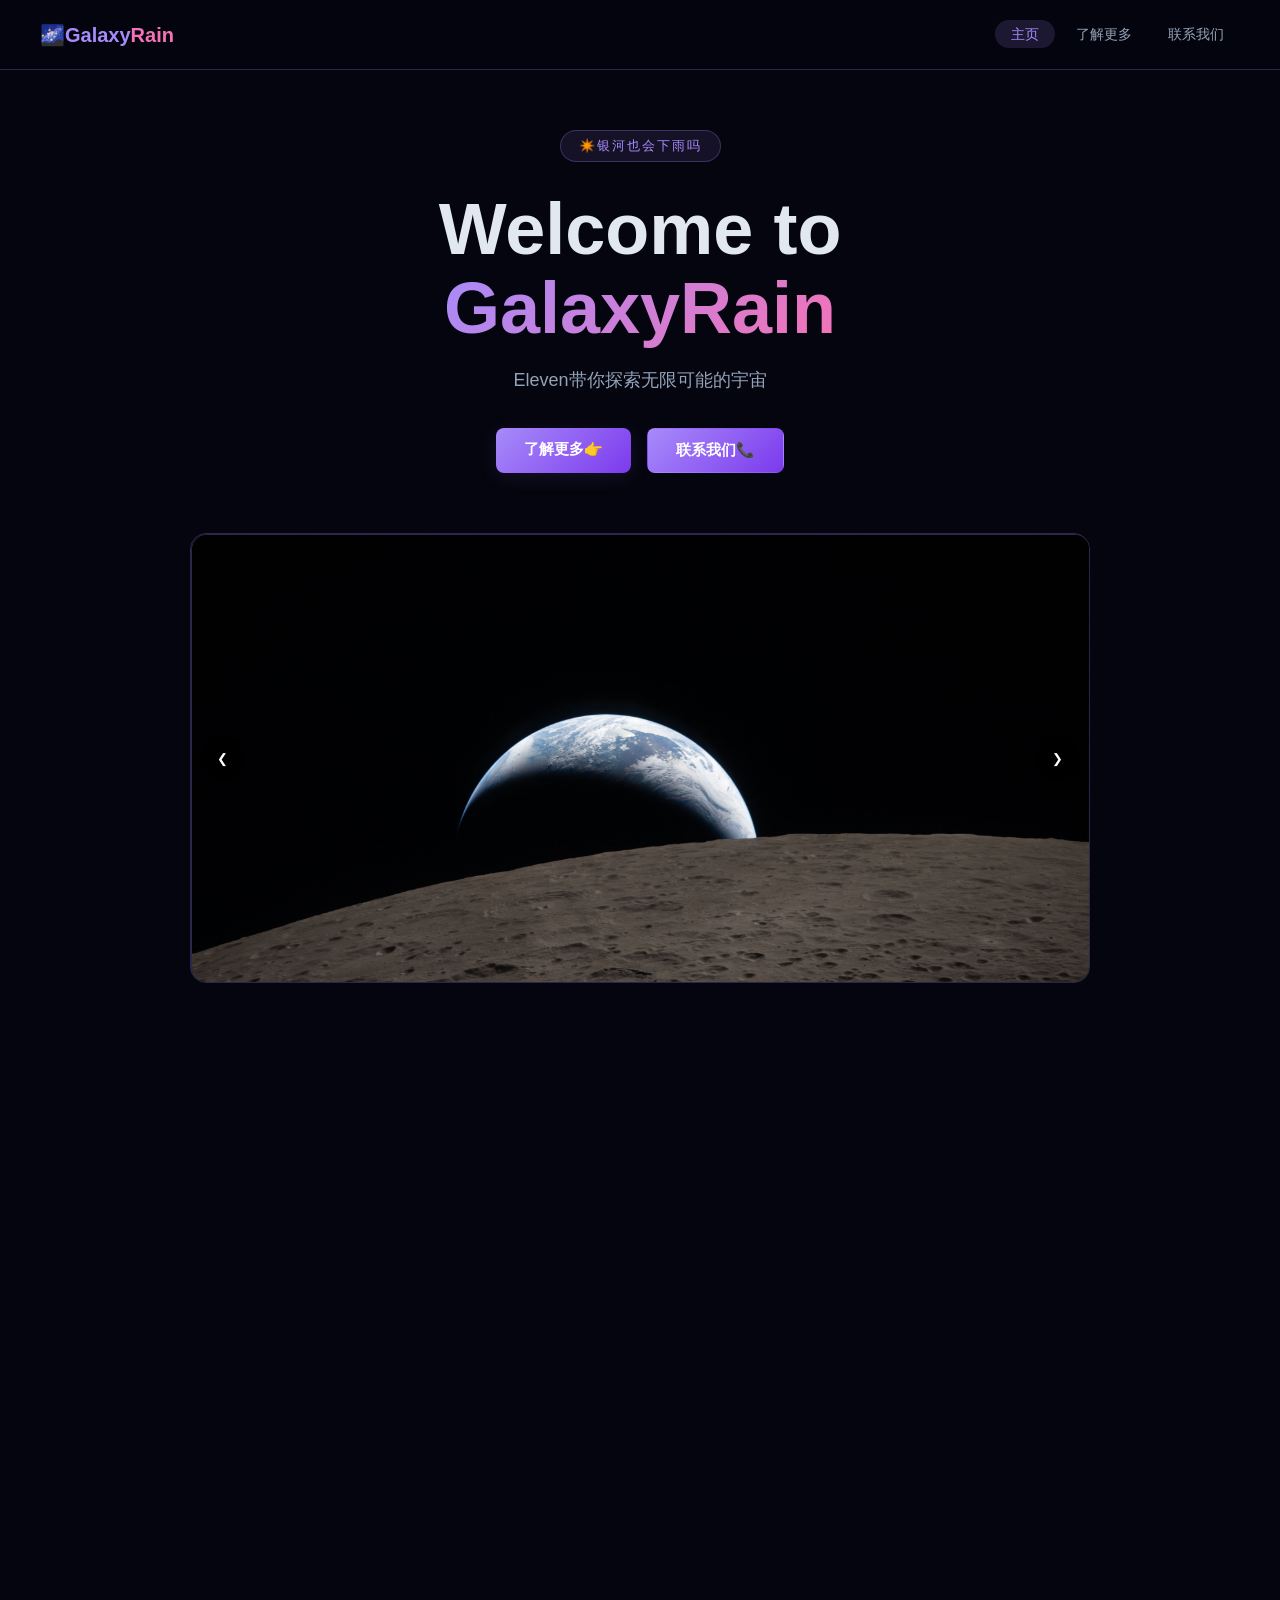
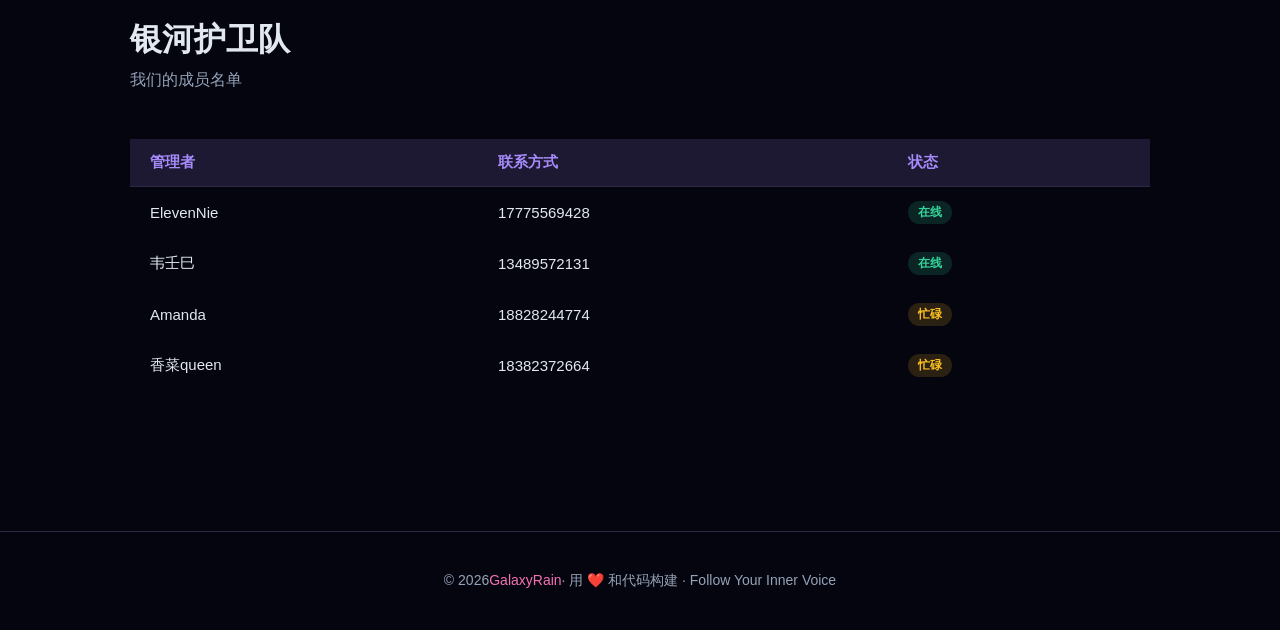
<file: index.html>
<!DOCTYPE html>
<html lang="zh">
<head>
    <meta charset="UTF-8">
    <meta name="viewport" content="width=device-width, initial-scale=1.0">
    <title>主页</title>
    <link rel="stylesheet" href="style.css">
</head>
<body>
<!--***************************************************************************************************-->
    <!--导航栏:语义化标签用nav-->
    <nav class="nav">
        <a href="index.html" class="nav-logo">🌌Galaxy<span>Rain</span></a>
        <div class="nav-links">
            <a href="index.html" class="active">主页</a>
            <a href="about.html">了解更多</a>
            <a href="contact.html">联系我们</a>
        </div>
    </nav>
<!--***************************************************************************************************-->
    <!--Hero区域：独立区域的语义化标签用section-->
    <section class="hero">
        <div class="hero-badge">✴️银河也会下雨吗</div>
        <h1>Welcome to<br>
            <span class="gradient-text">GalaxyRain</span>
        </h1>
        <p class="hero-sub">Eleven带你探索无限可能的宇宙</p>
        <div class="hero-buttons">
            <!--btn btn_01和btn btn_02中 btn代表共有的样式-->
            <a href="about.html" class="btn btn_01">了解更多👉</a>
            <a href="contact.html" class="btn btn_02">联系我们📞</a>
        </div>
        <!--这里可以插入图片-->
        <div class="hero-image"><!--分析HTML结构：外层是 hero-image 内层是轮播图的容器-->
            <!--轮播图-->
            <div class="carousel-container"> <!--CSS中设了relative定位-->
                <!--class里有 active，所以页面加载时默认显示这张NASA1.jpg-->
                <img src="Images/NASA1.jpg" class="carousel-img active" alt="Deep Field">
                <!--另外两张图  没有active  初始opacity为0不可见-->
                <img src="Images/NASA2.jpg" class="carousel-img" alt="Carina Nebula">
                <img src="Images/WallPaper.jpg" class="carousel-img" alt="Galaxy M94">
                <!--按钮-->
                <button class="carousel-btn prev" id="prevBtn">❮</button>
                <button class="carousel-btn next" id="nextBtn">❯</button>
            </div>
        </div>
    </section>
<!--***************************************************************************************************-->
    <!--特性卡片区域-->
    <!--按以下格式（标签名一样）来可以统一修改样式-->
    <section class="section">
        <h2 class="section-title fade-in">What Is The Best Chat Site?</h2>
        <p class="section-sub fade-in">GalaxyRain_Go!</p>
        <div class="card-grid">
        <div class="card fade-in">
            <div class="card-icon">⚡</div>
            <h3>Faster</h3>
            <p>每一条消息都如星光般瞬间抵达</p>
        </div>
        <div class="card fade-in">
            <div class="card-icon">🚀</div>
            <h3>More Effective</h3>
            <p>沟通效率 星际水准</p>
        </div>
        <div class="card fade-in">
            <div class="card-icon">🛡️</div>
            <h3>Stronger</h3>
            <p>坚不可摧的安全防护 守护每一次隐私</p>
        </div>
    </div>
    </section>
<!--***************************************************************************************************-->
    <!--管理员表格-->
    <section class="section">
        <h2 class="section-title">银河护卫队</h2>
        <p class="section-sub">我们的成员名单</p>
        <table class="styled-table">
            <tr>
                <th>管理者</th>
                <th>联系方式</th>
                <th>状态</th>
            </tr>
            <tr>
                <td>ElevenNie</td>
                <td>17775569428</td>
                <td><span class="badge badge-green">在线</span></td>
            </tr>
            <tr>
                <td>韦壬巳</td>
                <td>13489572131</td>
                <td><span class="badge badge-green">在线</span></td>
            </tr>
            <tr>
                <td>Amanda</td>
                <td>18828244774</td>
                <td><span class="badge badge-yellow">忙碌</span></td>
            </tr>
            <tr>
                <td>香菜queen</td>
                <td>18382372664</td>
                <td><span class="badge badge-yellow">忙碌</span></td>
            </tr>
        </table>
    </section>
    <footer class="footer">
        <p>© 2026<span>GalaxyRain</span>· 用 ❤️ 和代码构建 · Follow Your Inner Voice</p>
    </footer>
    <!---------------------------------------------------------------------------------------->
    <!--js-->
    <script src="script.js"></script>
</body>
</html>
</file>
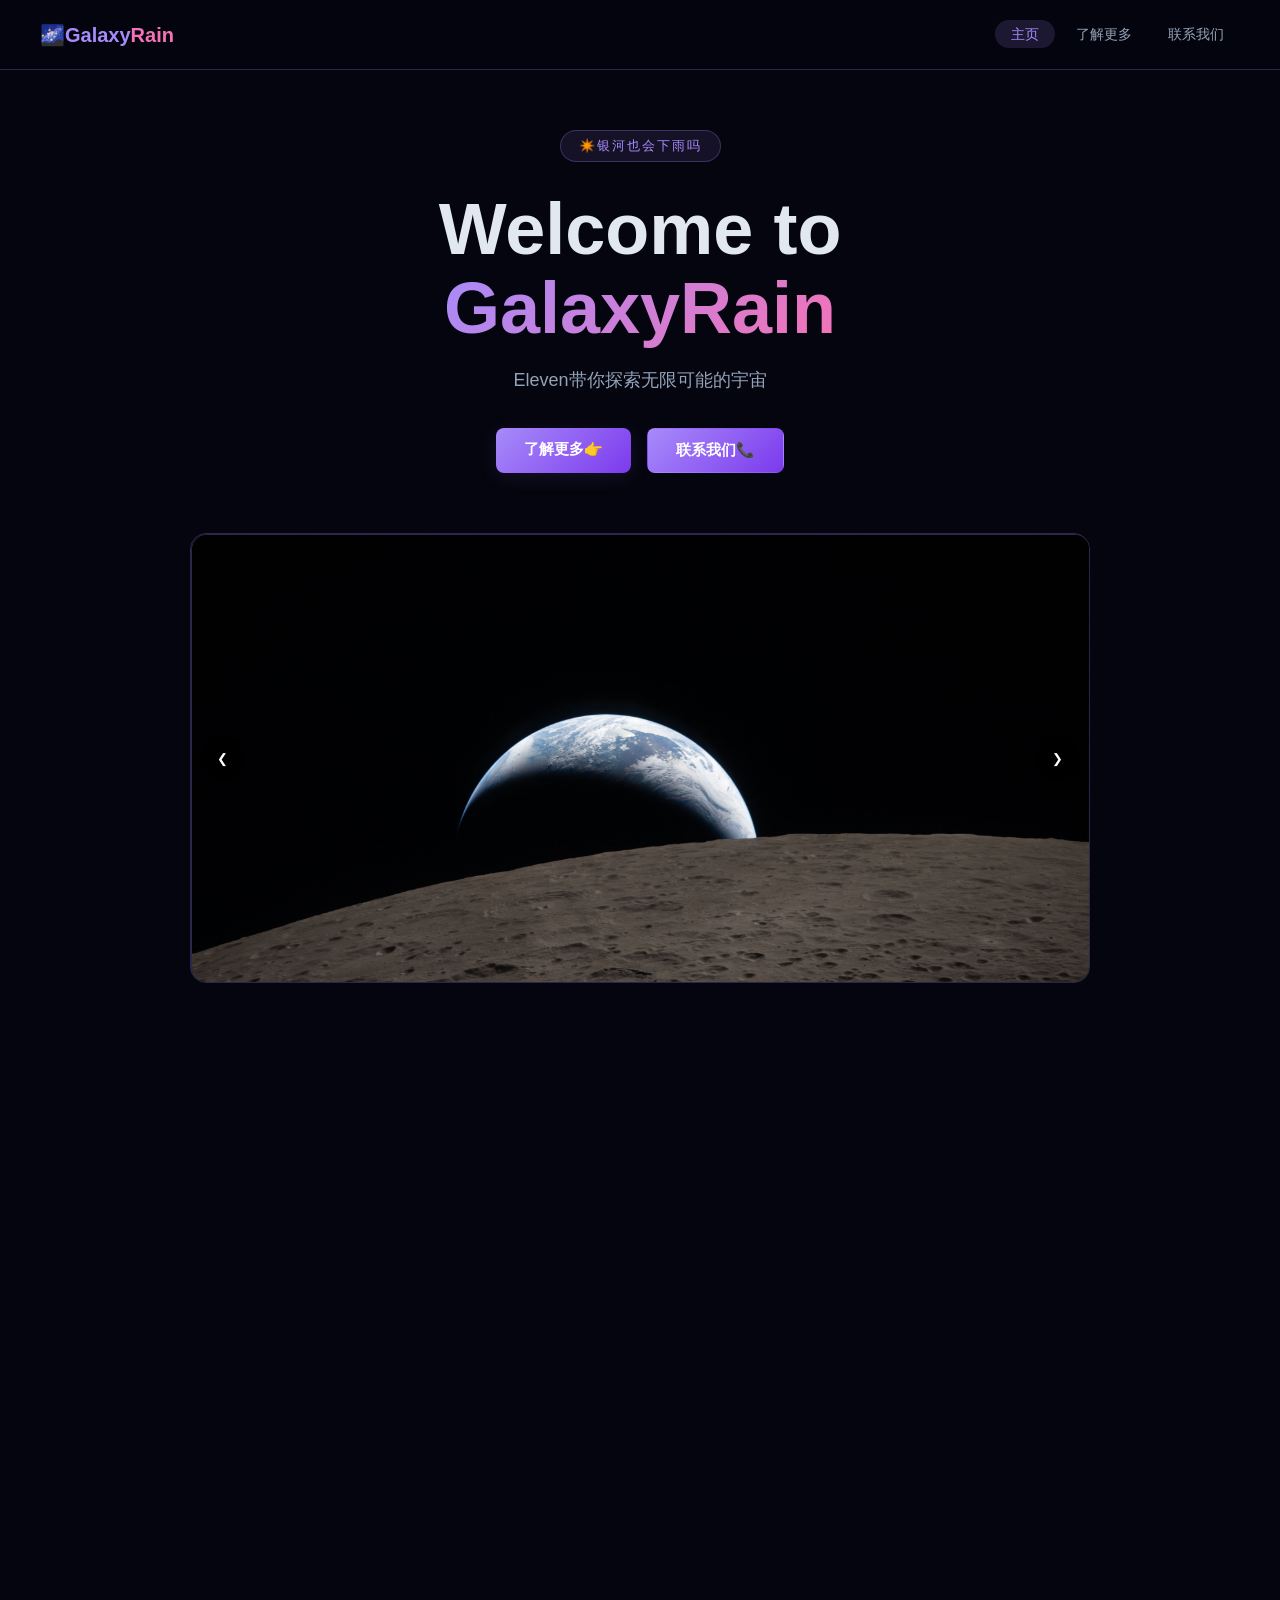
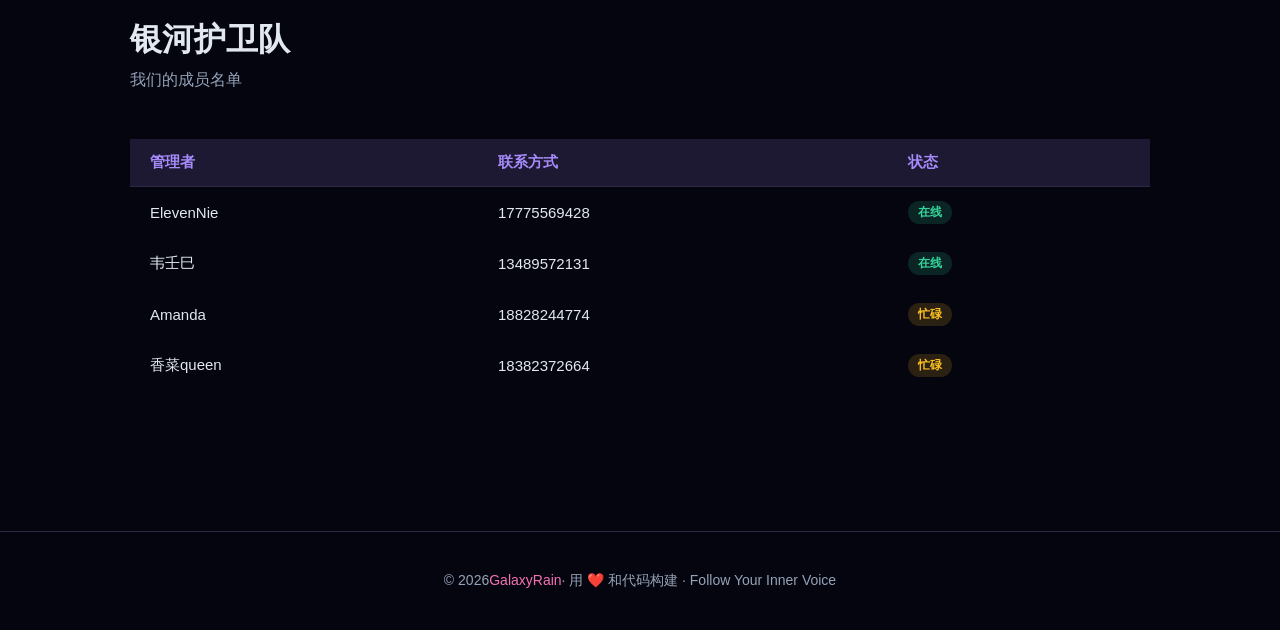
<file: HTML/index.html>
<!DOCTYPE html>
<html lang="zh">
<head>
    <meta charset="UTF-8">
    <meta name="viewport" content="width=device-width, initial-scale=1.0">
    <title>主页</title>
    <link rel="stylesheet" href="../CSS/style.css">
</head>
<body>
<!--***************************************************************************************************-->
    <!--导航栏:语义化标签用nav-->
    <nav class="nav">
        <a href="index.html" class="nav-logo">🌌Galaxy<span>Rain</span></a>
        <div class="nav-links">
            <a href="index.html" class="active">主页</a>
            <a href="about.html">了解更多</a>
            <a href="contact.html">联系我们</a>
        </div>
    </nav>
<!--***************************************************************************************************-->
    <!--Hero区域：独立区域的语义化标签用section-->
    <section class="hero">
        <div class="hero-badge">✴️银河也会下雨吗</div>
        <h1>Welcome to<br>
            <span class="gradient-text">GalaxyRain</span>
        </h1>
        <p class="hero-sub">Eleven带你探索无限可能的宇宙</p>
        <div class="hero-buttons">
            <!--btn btn_01和btn btn_02中 btn代表共有的样式-->
            <a href="about.html" class="btn btn_01">了解更多👉</a>
            <a href="contact.html" class="btn btn_02">联系我们📞</a>
        </div>
        <!--这里可以插入图片-->
        <div class="hero-image"><!--分析HTML结构：外层是 hero-image 内层是轮播图的容器-->
            <!--轮播图-->
            <div class="carousel-container"> <!--CSS中设了relative定位-->
                <!--class里有 active，所以页面加载时默认显示这张NASA1.jpg-->
                <img src="../Images/NASA1.jpg" class="carousel-img active" alt="Deep Field">
                <!--另外两张图  没有active  初始opacity为0不可见-->
                <img src="../Images/NASA2.jpg" class="carousel-img" alt="Carina Nebula">
                <img src="../Images/WallPaper.jpg" class="carousel-img" alt="Galaxy M94">
                <!--按钮-->
                <button class="carousel-btn prev" id="prevBtn">❮</button>
                <button class="carousel-btn next" id="nextBtn">❯</button>
            </div>
        </div>
    </section>
<!--***************************************************************************************************-->
    <!--特性卡片区域-->
    <!--按以下格式（标签名一样）来可以统一修改样式-->
    <section class="section">
        <h2 class="section-title fade-in">What Is The Best Chat Site?</h2>
        <p class="section-sub fade-in">GalaxyRain_Go!</p>
        <div class="card-grid">
        <div class="card fade-in">
            <div class="card-icon">⚡</div>
            <h3>Faster</h3>
            <p>每一条消息都如星光般瞬间抵达</p>
        </div>
        <div class="card fade-in">
            <div class="card-icon">🚀</div>
            <h3>More Effective</h3>
            <p>沟通效率 星际水准</p>
        </div>
        <div class="card fade-in">
            <div class="card-icon">🛡️</div>
            <h3>Stronger</h3>
            <p>坚不可摧的安全防护 守护每一次隐私</p>
        </div>
    </div>
    </section>
<!--***************************************************************************************************-->
    <!--管理员表格-->
    <section class="section">
        <h2 class="section-title">银河护卫队</h2>
        <p class="section-sub">我们的成员名单</p>
        <table class="styled-table">
            <tr>
                <th>管理者</th>
                <th>联系方式</th>
                <th>状态</th>
            </tr>
            <tr>
                <td>ElevenNie</td>
                <td>17775569428</td>
                <td><span class="badge badge-green">在线</span></td>
            </tr>
            <tr>
                <td>韦壬巳</td>
                <td>13489572131</td>
                <td><span class="badge badge-green">在线</span></td>
            </tr>
            <tr>
                <td>Amanda</td>
                <td>18828244774</td>
                <td><span class="badge badge-yellow">忙碌</span></td>
            </tr>
            <tr>
                <td>香菜queen</td>
                <td>18382372664</td>
                <td><span class="badge badge-yellow">忙碌</span></td>
            </tr>
        </table>
    </section>
    <footer class="footer">
        <p>© 2026<span>GalaxyRain</span>· 用 ❤️ 和代码构建 · Follow Your Inner Voice</p>
    </footer>
    <!---------------------------------------------------------------------------------------->
    <!--js-->
    <script src="../JS/script.js"></script>
</body>
</html>
</file>
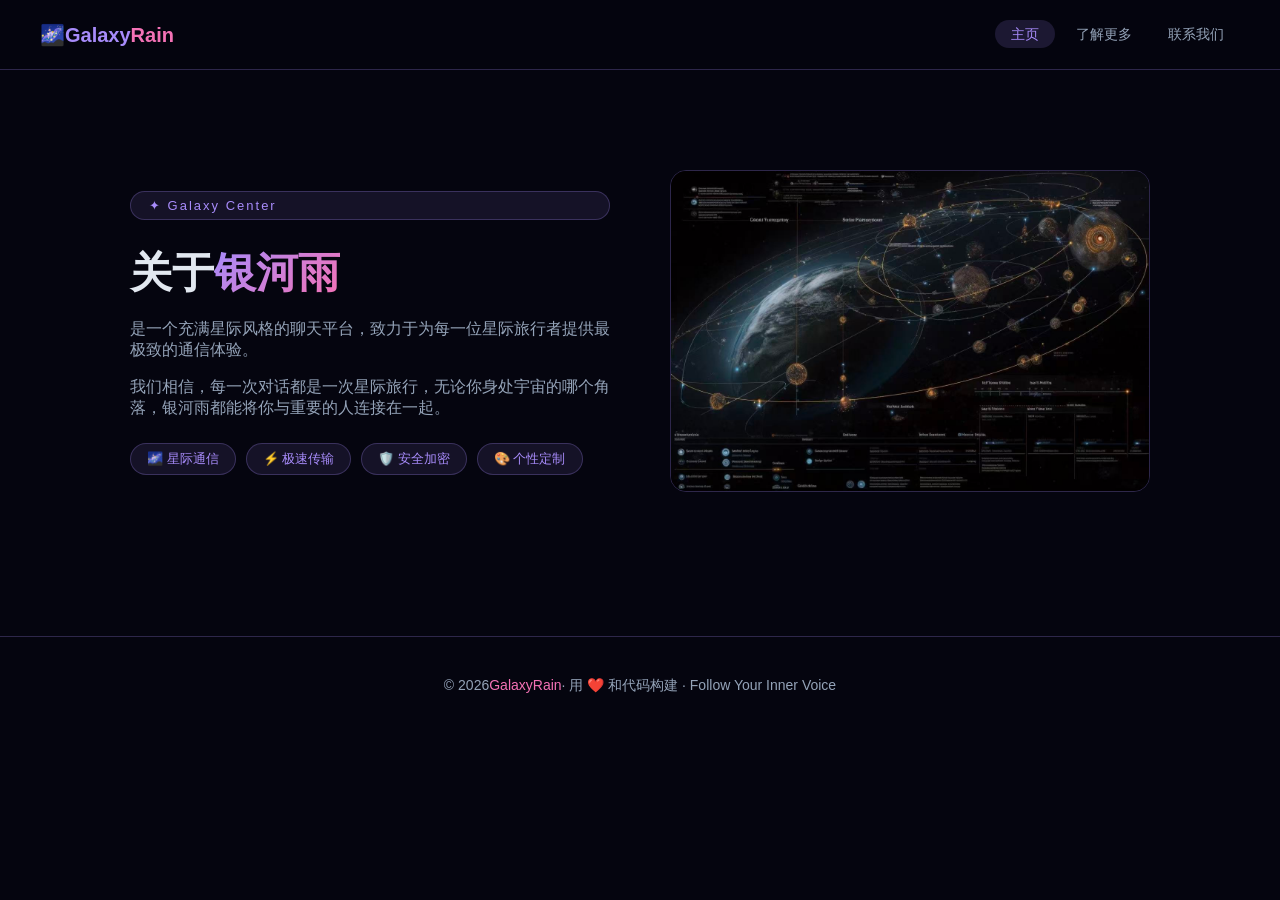
<file: about.html>
<!DOCTYPE html>
<html lang="zh">
<head>
    <meta charset="UTF-8">
    <meta name="viewport" content="width=device-width, initial-scale=1.0">
    <title>了解更多</title>
    <link rel="stylesheet" href="style.css">
</head>
<body>
<!--***************************************************************************************************-->
    <!--导航栏:语义化标签用nav-->
    <nav class="nav">
        <a href="index.html" class="nav-logo">🌌Galaxy<span>Rain</span></a>
        <div class="nav-links">
            <a href="index.html" class="active">主页</a>
            <a href="about.html">了解更多</a>
            <a href="contact.html">联系我们</a>
        </div>
    </nav>
<!--***************************************************************************************************-->
<!--关于区域-->
<section class="section">
    <div class="about-hero">
        <div class="about-text">
            <div class="hero-badge"><span>✦ Galaxy Center</span></div>
            <h1>关于<span>银河雨</span></h1>
            <p>是一个充满星际风格的聊天平台，致力于为每一位星际旅行者提供最极致的通信体验。</p>
            <p>我们相信，每一次对话都是一次星际旅行，无论你身处宇宙的哪个角落，银河雨都能将你与重要的人连接在一起。</p>
            <ul class="skills-list">
                <li>🌌 星际通信</li>
                <li>⚡ 极速传输</li>
                <li>🛡️ 安全加密</li>
                <li>🎨 个性定制</li>
            </ul>
        </div>
        <div class="about-image">
            <img src="Images/galaxy.jpg" alt="🌌银河雨🌌">
        </div>
    </div>
</section>
<!--***************************************************************************************************-->
<!--页脚-->
<footer class="footer">
        <p>© 2026<span>GalaxyRain</span>· 用 ❤️ 和代码构建 · Follow Your Inner Voice</p>
</footer>
</body>
</html>
</file>
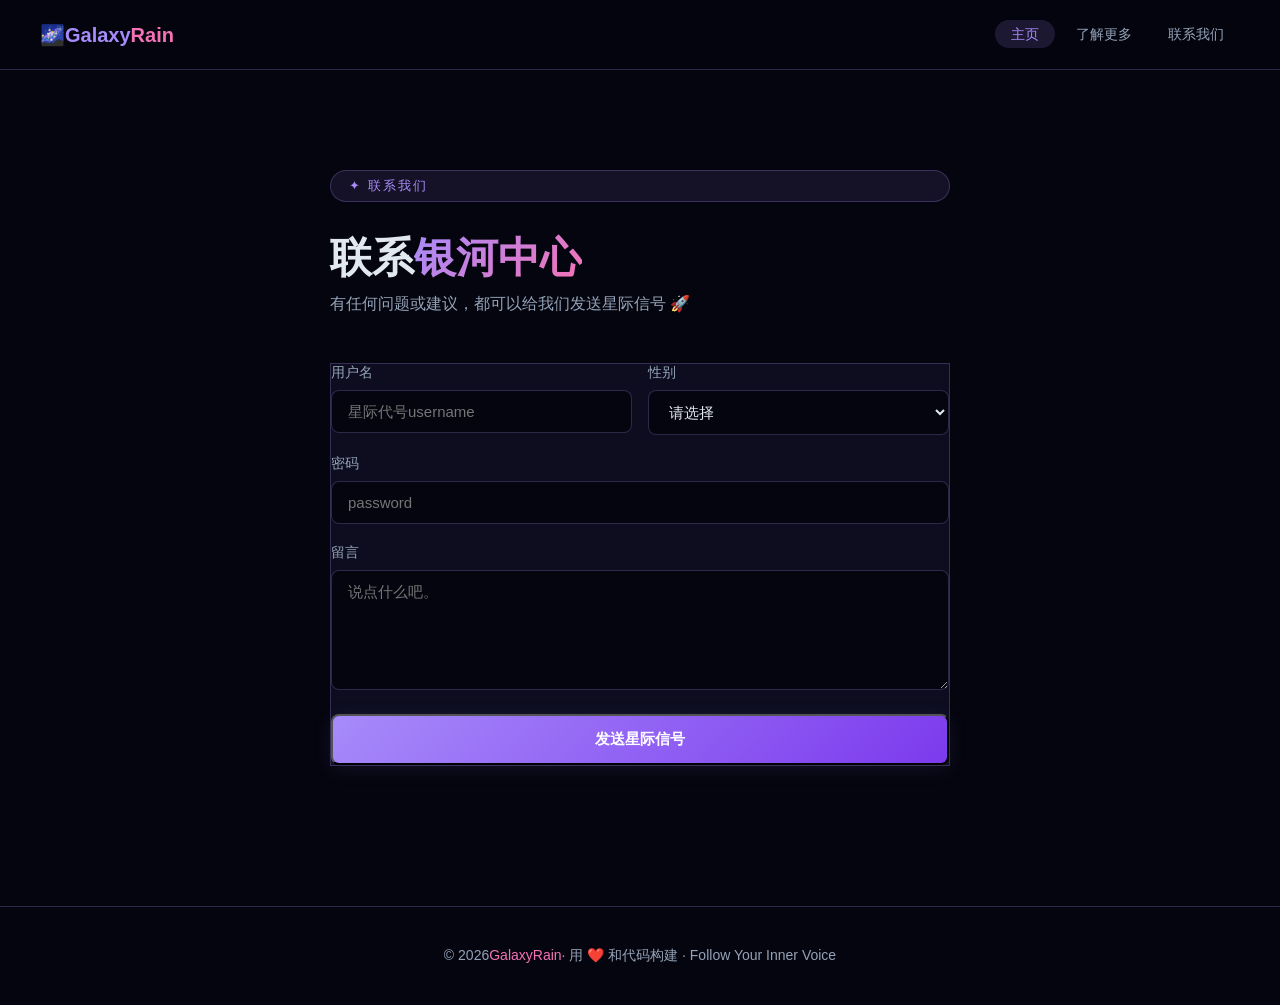
<file: contact.html>
<!DOCTYPE html>
<html lang="zh">
<head>
    <meta charset="UTF-8">
    <meta name="viewport" content="width=device-width, initial-scale=1.0">
    <title>联系我们</title>
    <link rel="stylesheet" href="style.css">
</head>
<body>
<!--***************************************************************************************************-->
    <!--导航页面-->
    <nav class="nav">
        <a href="index.html" class="nav-logo">🌌Galaxy<span>Rain</span></a>
        <div class="nav-links">
            <a href="index.html" class="active">主页</a>
            <a href="about.html">了解更多</a>
            <a href="contact.html">联系我们</a>
        </div>
    </nav>
<!--***************************************************************************************************-->
    <!--联系管理员（表单）-->
    <section class="section contact-section">
        <div class="hero-badge">✦ 联系我们</div>
        <!--样式写在标签里 临时覆盖css文件 适合一次特殊调整-->
        <h1 class="section-title" style="font-size: 42px; margin-top: 16px;">联系<span class="gradient-text">银河中心</span></h1>
        <p class="section-sub">有任何问题或建议，都可以给我们发送星际信号 🚀</p>
        <div class="form-box">
            <div class="form-row"><!--让用户和性别横向并排-->
                <div class="form-group">
                    <label>用户名</label>
                    <input type="text" id="username" placeholder="星际代号username">
                </div>
                <div class="form-group">
                    <label>性别</label>
                    <select>
                        <option value="">请选择</option>
                        <option>男</option>
                        <option>女</option>
                        <option>保密</option>
                    </select>
                </div>
            </div>
            <div class="form-group">
                <label>密码</label>
                <input type="password" id="password" placeholder="password">
            </div>
            <div class="form-group">
                <label>留言</label>
                <textarea placeholder="说点什么吧。"></textarea> 
            </div>
            <button class="btn btn_01" id="submit-btn" style="width: 100%;padding: 14px;">发送星际信号</button> 
        </div>
    </section>
<!--***************************************************************************************************-->
    <!--页脚-->
<footer class="footer">
        <p>© 2026<span>GalaxyRain</span>· 用 ❤️ 和代码构建 · Follow Your Inner Voice</p>
</footer>
<script src="contact.js"></script>
</body>
</html>
</file>
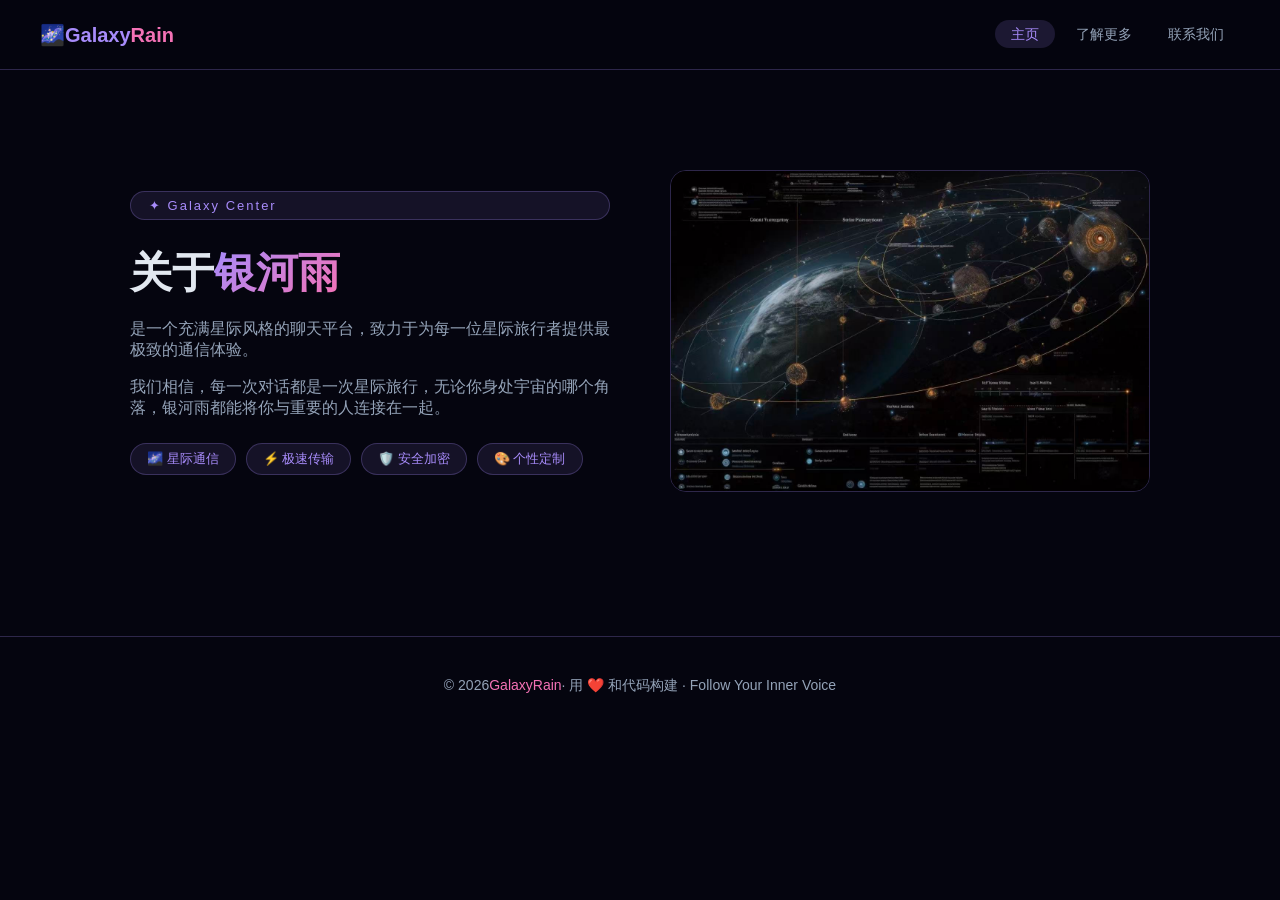
<file: HTML/about.html>
<!DOCTYPE html>
<html lang="zh">
<head>
    <meta charset="UTF-8">
    <meta name="viewport" content="width=device-width, initial-scale=1.0">
    <title>了解更多</title>
    <link rel="stylesheet" href="../CSS/style.css">
</head>
<body>
<!--***************************************************************************************************-->
    <!--导航栏:语义化标签用nav-->
    <nav class="nav">
        <a href="index.html" class="nav-logo">🌌Galaxy<span>Rain</span></a>
        <div class="nav-links">
            <a href="index.html" class="active">主页</a>
            <a href="about.html">了解更多</a>
            <a href="contact.html">联系我们</a>
        </div>
    </nav>
<!--***************************************************************************************************-->
<!--关于区域-->
<section class="section">
    <div class="about-hero">
        <div class="about-text">
            <div class="hero-badge"><span>✦ Galaxy Center</span></div>
            <h1>关于<span>银河雨</span></h1>
            <p>是一个充满星际风格的聊天平台，致力于为每一位星际旅行者提供最极致的通信体验。</p>
            <p>我们相信，每一次对话都是一次星际旅行，无论你身处宇宙的哪个角落，银河雨都能将你与重要的人连接在一起。</p>
            <ul class="skills-list">
                <li>🌌 星际通信</li>
                <li>⚡ 极速传输</li>
                <li>🛡️ 安全加密</li>
                <li>🎨 个性定制</li>
            </ul>
        </div>
        <div class="about-image">
            <img src="../Images/galaxy.jpg" alt="🌌银河雨🌌">
        </div>
    </div>
</section>
<!--***************************************************************************************************-->
<!--页脚-->
<footer class="footer">
        <p>© 2026<span>GalaxyRain</span>· 用 ❤️ 和代码构建 · Follow Your Inner Voice</p>
</footer>
</body>
</html>
</file>
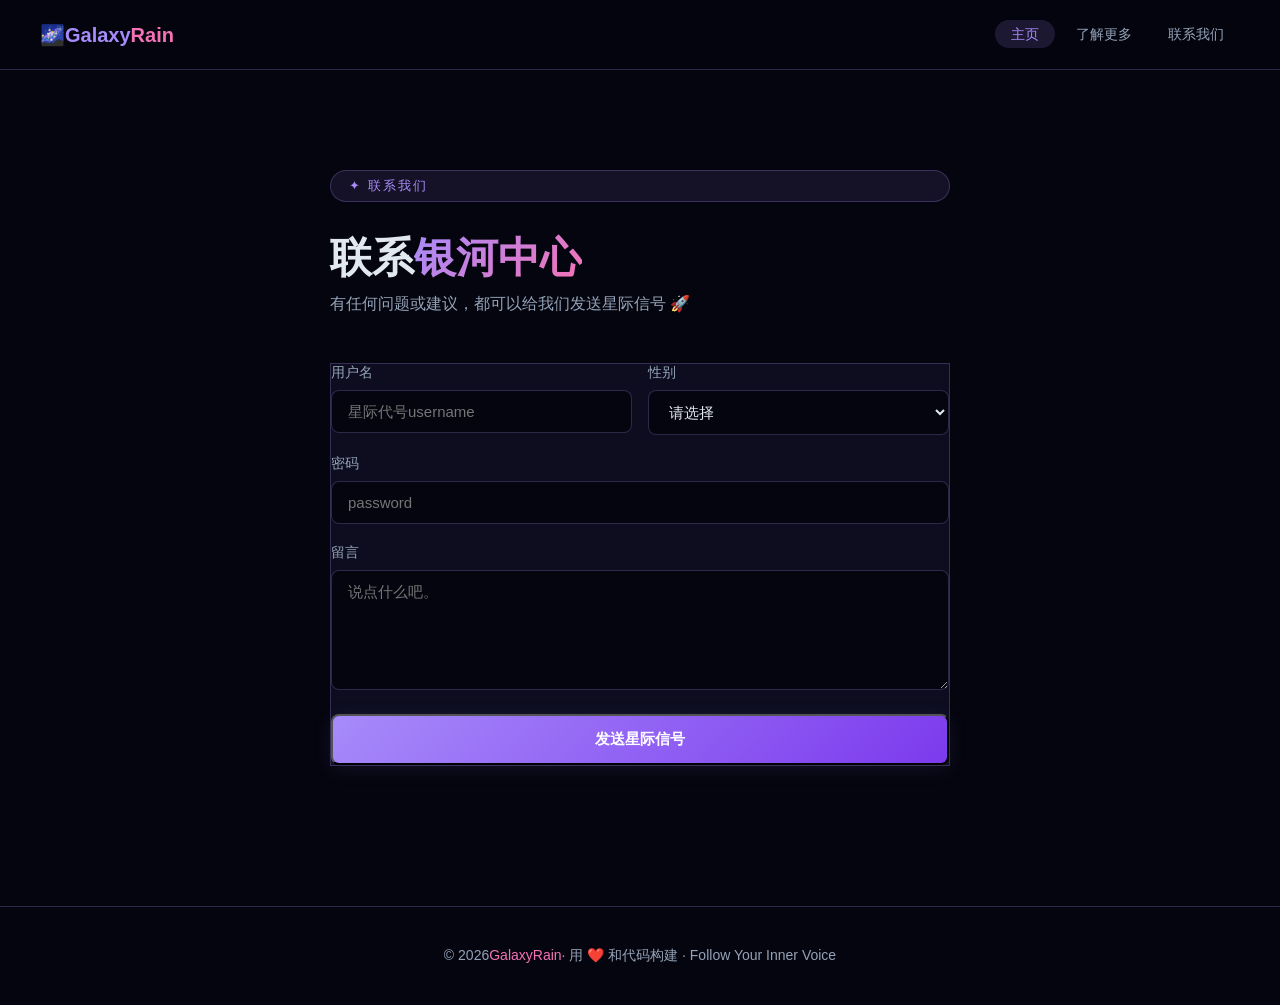
<file: HTML/contact.html>
<!DOCTYPE html>
<html lang="zh">
<head>
    <meta charset="UTF-8">
    <meta name="viewport" content="width=device-width, initial-scale=1.0">
    <title>联系我们</title>
    <link rel="stylesheet" href="../CSS/style.css">
</head>
<body>
<!--***************************************************************************************************-->
    <!--导航页面-->
    <nav class="nav">
        <a href="index.html" class="nav-logo">🌌Galaxy<span>Rain</span></a>
        <div class="nav-links">
            <a href="index.html" class="active">主页</a>
            <a href="about.html">了解更多</a>
            <a href="contact.html">联系我们</a>
        </div>
    </nav>
<!--***************************************************************************************************-->
    <!--联系管理员（表单）-->
    <section class="section contact-section">
        <div class="hero-badge">✦ 联系我们</div>
        <!--样式写在标签里 临时覆盖css文件 适合一次特殊调整-->
        <h1 class="section-title" style="font-size: 42px; margin-top: 16px;">联系<span class="gradient-text">银河中心</span></h1>
        <p class="section-sub">有任何问题或建议，都可以给我们发送星际信号 🚀</p>
        <div class="form-box">
            <div class="form-row"><!--让用户和性别横向并排-->
                <div class="form-group">
                    <label>用户名</label>
                    <input type="text" id="username" placeholder="星际代号username">
                </div>
                <div class="form-group">
                    <label>性别</label>
                    <select>
                        <option value="">请选择</option>
                        <option>男</option>
                        <option>女</option>
                        <option>保密</option>
                    </select>
                </div>
            </div>
            <div class="form-group">
                <label>密码</label>
                <input type="password" id="password" placeholder="password">
            </div>
            <div class="form-group">
                <label>留言</label>
                <textarea placeholder="说点什么吧。"></textarea> 
            </div>
            <button class="btn btn_01" id="submit-btn" style="width: 100%;padding: 14px;">发送星际信号</button> 
        </div>
    </section>
<!--***************************************************************************************************-->
    <!--页脚-->
<footer class="footer">
        <p>© 2026<span>GalaxyRain</span>· 用 ❤️ 和代码构建 · Follow Your Inner Voice</p>
</footer>
<script src="../JS/script.js"></script>
</body>
</html>
</file>
<file: style.css>
/*基础重置*/
*{ /*通配符选择器 表示选中页面中的所有元素*/
    margin: 0;
    padding: 0;
    box-sizing: border-box;
}
body{
    background-color: #05050f;
    color: #e2e8f0;
    font-family: Arial,sans-serif;
    padding-top: 70px;
}
/*******************************************************************/
/*导航栏*/
.nav{
    position: fixed;   /*导航栏固定在顶部*/
    top: 0;
    left: 0;
    width: 100%;
    height: 70px;
    display: flex;
    justify-content: space-between;    /*控制水平方向*/
    align-items: center;      /*控制垂直方向*/
    padding: 0 40px;  /*内容和边框之间的距离*/
    background-color: rgba(5,5,15,0.95);
    border-bottom: 1px solid rgba(167,139,250,0.25);
}
.nav-logo{
    font-size: 20px;
    font-weight: 700;
    color: #a78bfa;  /*hex：不能控制颜色透明度 rgba可以*/
    text-decoration: none;
}
.nav-logo span{
    color: #f472b6;
}
.nav-links a{
    color: #94a3b8;
    text-decoration: none;
    padding: 6px 16px;
    border-radius: 20px;
    font-size: 14px;
    transition: color 0.3s,background-color 0.3s;
}
.nav-links a:hover{
    color: #e2e8f0;
    background-color: ragba(167,139,250,0.15);
}
.nav-links a.active{
    color: #a78bfa;
    background-color:rgba(167,139,250,0.15);
}
/*******************************************************************/
/*横幅hero区域*/
 .hero{
    min-height: 100vh;
    display: flex;
    flex-direction: column;/*布局格式*/
    justify-content: center;
    align-items: center;
    text-align: center;
    padding: 60px 20px;
 }
 .hero-badge{
    padding: 6px 18px;
    background-color: rgba(167,139,250,0.1);/*r红 g绿 b蓝 a透明度*/
    /*1px:边框的厚度 1像素*/
    /*solid:边框样式 实线*/
    /*rgba:边框颜色*/
    border: 1px solid rgba(167,139,250,0.25);
    border-radius: 20px;
    font-size: 13px;
    color: #a78bfa;
    letter-spacing: 2px;
    margin-bottom: 28px;/*盒子模型要素之一：控制元素与下方元素之间的距离*/
 }
.hero h1{
    font-size: 72px;
    font-weight: 800;
    line-height: 1.1;  /*行高 控制每行文字之间的距离，1.1是倍数 意思是行高是字体大小的1.1倍*/
    margin-bottom: 20px;
}
.gradient-text{
    /*渐变背景*/
    background: linear-gradient(135deg,#a78bfa,#f472b6);
    -webkit-background-clip: text;
    /*背景裁剪成文字形状*/
    -webkit-text-fill-color: transparent;/*把文字本身变成透明 可以看到渐变背景*/
    background-clip: text;
}
.hero-sub{
    font-size: 18px;
    color: #94a3b8;
    margin-bottom: 36px;
    max-width: 500px;
}
.hero-buttons{
    display: flex;
    gap: 16px;
    margin-bottom: 60px;
}
/*******************************************************************/
/*主页面按钮样式*/
.btn{    /*btn共有的样式*/
    padding: 12px 28px;
    border-radius: 8px;
    font-size: 15px;
    font-weight: 600;
    text-decoration: none;
    /*当transform或box-shadow发生变化时 用0.2秒的时间平滑过渡 而不是瞬间改变*/
    transition: transform 0.2s,box-shadow 0.2s;
}
.btn_01{
    background:linear-gradient(135deg,#a78bfa,#7c3aed);
    color: white;
    /*给元素加阴影效果 让按钮看起来有浮起来的感觉*/
    /*水平 垂直 模糊度 颜色*/
    box-shadow: 0 4px 20px rgba(167,139,250,0.1);
}
.btn_01:hover{ /*hover:代表 鼠标悬停*/
    transform: translateY(-2px);/*按钮向上移动2px*/
    box-shadow: 0 8px 30px rgba(167,139,250,0.4);
}
.btn_02{
    background:linear-gradient(135deg,#a78bfa,#7c3aed);
    color: white;
    border:1px solid rgba(167,139,250,0.1);
}
.btn_02:hover{
    transform: translateY(-2px);
    box-shadow: 0 4px 20px rgba(167,139,250,0.4);
}
/*******************************************************************/
/*图片*/
.hero-image img{
    width: 90vw;
    max-width: 900px;
    height:450px;
    /*让图片填满容器,多余的部分裁掉,不会变形.就像手机壁纸一样,图片永远填满屏幕*/
    object-fit:cover;
    border-radius: 16px;
    border:1px solid rgba(167,139,250,0.25);
}
/*******************************************************************/
/*卡片区域*/
.section{
    padding: 100px 40px;
    max-width: 1100px;  /*最大宽度限制*/
    margin: 0 auto;  /*上下边距为0 左右边距自动均分 这样能使内容居中显示*/
}
.section-title{
    font-size: 32px;
    font-weight: 700;
    margin-bottom: 8px;
}
.section-sub{
    color: #94a3b8;
    margin-bottom: 48px;
    font-size: 16px;
}
.card-grid{
    display: flex;
    gap:24px;
}
.card{
    /*flex:1 是flexbox里的属性 意思是让子元素平均分配父元素的剩余空间*/
    flex: 1;
    background-color: #0d0d1f;
    border: 1px solid rgba(167,139,250,0.25);
    border-radius: 16px;
    padding: 28px;  /*内容到边框的距离*/
    transition: transform 0.3s,box-shadow 0.3s,border-color 0.3s;
}
.card:hover{
    transform:translateY(-6px);
    box-shadow: 0 12px 40px rgba(167,139,250,0.15);
    border-color: rgba(167,139,250,0.5);
}
.card-icon{
    font-size: 32px;
    margin-bottom: 16px;
}
.card h3{
    font-size: 18px;
    font-weight: 600;
    margin-bottom: 8px;  /*元素到下方元素的距离*/
}
.card p{
    color: #94a3b8;
    font-size:14px;
    line-height: 1.6;  /*行高*/
}
/*******************************************************************/
/*管理人员表格区域*/
.styled-table{
    width:100%;/*表格宽度占满父容器 撑满整个section区域*/
    border-collapse: collapse;/*合并边框*/
    font-size: 15px;
}
.styled-table th{
    background-color: rgba(167,139,250,0.15);
    color: #a78bfa;
    padding: 14px 20px;
    text-align: left;/*文字对齐方式 让文字靠左对齐*/
    font-weight: 600;
    border-bottom: 1px solid rgba(167,139,250,0.25);
}
.styled-table td{
    padding: 14px 20px;
    border-bottom: rgba(255,255,255,0.05);
}
.styled-table tr:hover td{
    background-color: rgba(167,139,250,0.05);
}
/*状态显示样式*/
.badge{
    display: inline-block;/**/
    padding: 3px 10px;
    border-radius: 20px;
    font-size: 12px;
    font-weight: 600;
}
.badge-green{
    background-color: rgba(52,211,153,0.15);
    color: #34d399;
}
.badge-yellow{
    background-color: rgba(251,191,36,0.15);
    color:#fbbf24;
}
/*******************************************************************/
/*页脚*/
.footer{
    text-align: center;
    padding: 40px 20px;
    border-top:1px solid rgba(167,139,250,0.25) ;
    color: #94a3b8;
    font-size: 14px;
    margin-top: 40px;  /*控制元素和上方元素的距离*/ 
    /*让页脚和上面的表格之间留一点空隙*/
}
.footer span{
    color: #f472b6;
}
/*******************************************************************/
/*******************************************************************/
/*关于页面*/
.about-hero{
    display: flex;/*开启Flexbox:子元素并排*/
    gap:60px;/*左右两块之间的间距60px*/
    align-items: center;/*垂直方向居中对齐*/
}
.hero-badge span{
    text-align: center;
}
.about-text{
    flex:1;  /*左边文字占一份空间*/
}
.about-image{
    flex:1;  /*右边文字占一份空间*/
}
/*两者各占50%，平分页面*/
.about-image img{
    width: 100%;  /*图片撑满父容器宽度*/
    border-radius: 16px; /*圆角*/
    border: 1px solid rgba(167,139,250,0.25);/*半透明紫色边框*/
}
.about-text h1{
    font-size: 42px;
    font-weight: 800;
    margin-bottom: 20px;
    line-height: 1.2;
}
.about-text h1 span{
    background: linear-gradient(135deg,#a78bfa,#f472b6);
    -webkit-background-clip:text;
    -webkit-text-fill-color: transparent;
    background-clip: text;
}
.about-text p{
    color: #94a3b8;
    margin-bottom: 16px;  /*段落之间的距离*/
    font-size: 16px;
}
.skills-list{
    list-style: none;  /*去掉默认的圆点*/
    display: flex;
    flex-wrap: wrap;/*空间不够时自动换行*/
    gap:10px;    /*标签之间的间距*/
    margin-top:24px;   /*和上方内容的距离*/
}
.skills-list li{
    padding:6px 16px;
    background-color: rgba(167,139,250,0.1);
    border: 1px solid rgba(167,139,250,0.25);
    border-radius: 20px;
    font-size: 13px;
    color: #a78bfa;
}
/*******************************************************************/
/*联系页面*/
.contact-section{
    max-width: 700px;/*联系页面比其他页面窄 表单不需要太宽*/
}
.form-box{
    background-color: #0d0d1f;
    border: 1px solid rgba(167,139,250,0.25);
    border-radius: 20;
    padding: 40;
}
.form-group{
    margin-bottom: 20px;  /*每个表单项之间的间距*/
}
.form-group label {
    display: block;     /*变成块级:独占一行 输入框在下方*/
    margin-bottom: 8px; /*label和输入框之间的距离*/
    color: #94a3b8;
    font-size: 14px;
    font-weight: 500;
}
/*用逗号同时选中三种输入元素 给它们相同的样式 避免重复写三遍。*/
.form-group input,
.form-group textarea,
.form-group select{
    width: 100%;  /*撑满表单宽度*/
    padding: 12px 16px;  /*内边距，让输入框有高度*/
    background-color: #05050f;
    border: 1px solid rgba(167, 139, 250, 0.25);
    border-radius: 8px;
    color: #e2e8f0;
    font-size: 15px;
    outline: none; /*去掉浏览器默认的蓝色边框*/
    transition: border-color 0.3s, box-shadow 0.3s;
}
/*focus是新伪类意思是:被点击选中时.比如用户点击输入框准备输入的时候*/
.form-group input:focus,
.form-group textarea:focus,
.form-group select:focus {
    border-color: #a78bfa;
    /*外发光效果：不偏移 模糊0 扩散3px 淡紫色*/
    box-shadow:  0 0 0 3px rgba(167, 139, 250, 0.15);
}
.form-group textarea {
    resize: vertical;   /*只允许垂直方向拖动调整大小 不能横向拖*/
    min-height: 120px;
}
.form-row {
    display: flex;  /*让里面的表单项并排*/
    gap: 16px;  /*两个输入框之间的间距*/
}
.form-row .form-group {  /*只选form-row里面的form-group*/
    flex: 1;  /*两个输入框平分宽度*/
}
/*******************************************************************/
/*滚动动画效果*/
.fade-in{/*初始状态完全透明 用户看不到元素*/
    opacity: 0; /*不透明度为0*/
    transform: translateY(30px);/*初始状态向下偏移30px*/
    transition: opacity 0.6s ease,transform 0.6 ease;
    /*当opacity或transform变化时 用0.6s平滑过渡 ease是过渡的速度曲线——意思是“先快后慢”*/
    /*linear:匀速*/
    /*ease-in：先慢后快*/
    /*ease-out：先快后慢*/
    /*ease-in-out：两头慢中间快*/
}
.fade-in.visible{/*两个class（意思是既有fade-in又有visible的元素）同时存在时才会生效*/
/*js滚动到该元素时会加上visible 触发这里的样式*/
    opacity: 1;   /*元素显示出来*/
    transform: translateY(0); /*回到原来的位置 不偏移*/
}
/*设置每张卡片出现的延迟事件*/
.card:nth-child(1){
    transition-delay: 0s;
}
.card:nth-child(2){
    transition-delay: 0.2s;
}
.card:nth-child(3){
    transition-delay: 0.4s;
}
/*********************************************************************************************/
/*轮播*/
.carousel-container {   /*轮播图容器*/
    position: relative;  /*让内部absolute的子元素以它为参考*/
    width: 90vw;   /*宽度占视口90%*/
    max-width: 900px;  /*最大不超过900px*/
    height: 450px;  /*固定高度*/
    overflow: hidden;  /*超出部分裁切*/
    border-radius: 16px;
    border: 1px solid rgba(167, 139, 250, 0.25);
}
.carousel-img {  /*每张轮播图片*/
    position: absolute;   /*绝对定位(子元素脱离了文档流)所有图片堆叠在同一位置*/
    top: 0;  /*顶部对齐*/   /*就是告诉它贴在父容器（carousel-container）的左上角*/
    left: 0; /*左侧对齐*/
    width: 100%;  /*撑满容器宽*/
    height: 100%;  /*撑满容器高*/
    object-fit: cover; /*图片等比裁切填满 不留白边*/
    opacity: 0;  /*默认透明（不可见）*/
    transition: opacity 0.5s ease-in-out; /* 图片淡入淡出效果 */
    /*opacity变化时有0.5秒的缓动动画*/
}
.carousel-img.active {
    opacity: 1;
}
/* 按钮样式 */
.carousel-btn {  /*按钮通用样式*/
    position: absolute;
    top: 50%;                      
    transform: translateY(-50%);   /* top:50% + transform：translateY（-50%） 垂直居中的经典套路*/
    background: rgba(0, 0, 0, 0.5);
    color: white;
    border: none;   /*去掉边框样式*/
    padding: 16px;  /*padding撑除按钮的大小*/
    cursor: pointer; /*光标变换*/
    border-radius: 50%;
    transition: background 0.3s;
}
.carousel-btn:hover {
    background: rgba(167, 139, 250, 0.6);
}
.prev { 
    left: 10px; 
}
.next { 
    right: 10px; 
}
</file>
<file: CSS/style.css>
/*基础重置*/
*{ /*通配符选择器 表示选中页面中的所有元素*/
    margin: 0;
    padding: 0;
    box-sizing: border-box;
}
body{
    background-color: #05050f;
    color: #e2e8f0;
    font-family: Arial,sans-serif;
    padding-top: 70px;
}
/*******************************************************************/
/*导航栏*/
.nav{
    position: fixed;   /*导航栏固定在顶部*/
    top: 0;
    left: 0;
    width: 100%;
    height: 70px;
    display: flex;
    justify-content: space-between;    /*控制水平方向*/
    align-items: center;      /*控制垂直方向*/
    padding: 0 40px;  /*内容和边框之间的距离*/
    background-color: rgba(5,5,15,0.95);
    border-bottom: 1px solid rgba(167,139,250,0.25);
}
.nav-logo{
    font-size: 20px;
    font-weight: 700;
    color: #a78bfa;  /*hex：不能控制颜色透明度 rgba可以*/
    text-decoration: none;
}
.nav-logo span{
    color: #f472b6;
}
.nav-links a{
    color: #94a3b8;
    text-decoration: none;
    padding: 6px 16px;
    border-radius: 20px;
    font-size: 14px;
    transition: color 0.3s,background-color 0.3s;
}
.nav-links a:hover{
    color: #e2e8f0;
    background-color: ragba(167,139,250,0.15);
}
.nav-links a.active{
    color: #a78bfa;
    background-color:rgba(167,139,250,0.15);
}
/*******************************************************************/
/*横幅hero区域*/
 .hero{
    min-height: 100vh;
    display: flex;
    flex-direction: column;/*布局格式*/
    justify-content: center;
    align-items: center;
    text-align: center;
    padding: 60px 20px;
 }
 .hero-badge{
    padding: 6px 18px;
    background-color: rgba(167,139,250,0.1);/*r红 g绿 b蓝 a透明度*/
    /*1px:边框的厚度 1像素*/
    /*solid:边框样式 实线*/
    /*rgba:边框颜色*/
    border: 1px solid rgba(167,139,250,0.25);
    border-radius: 20px;
    font-size: 13px;
    color: #a78bfa;
    letter-spacing: 2px;
    margin-bottom: 28px;/*盒子模型要素之一：控制元素与下方元素之间的距离*/
 }
.hero h1{
    font-size: 72px;
    font-weight: 800;
    line-height: 1.1;  /*行高 控制每行文字之间的距离，1.1是倍数 意思是行高是字体大小的1.1倍*/
    margin-bottom: 20px;
}
.gradient-text{
    /*渐变背景*/
    background: linear-gradient(135deg,#a78bfa,#f472b6);
    -webkit-background-clip: text;
    /*背景裁剪成文字形状*/
    -webkit-text-fill-color: transparent;/*把文字本身变成透明 可以看到渐变背景*/
    background-clip: text;
}
.hero-sub{
    font-size: 18px;
    color: #94a3b8;
    margin-bottom: 36px;
    max-width: 500px;
}
.hero-buttons{
    display: flex;
    gap: 16px;
    margin-bottom: 60px;
}
/*******************************************************************/
/*主页面按钮样式*/
.btn{    /*btn共有的样式*/
    padding: 12px 28px;
    border-radius: 8px;
    font-size: 15px;
    font-weight: 600;
    text-decoration: none;
    /*当transform或box-shadow发生变化时 用0.2秒的时间平滑过渡 而不是瞬间改变*/
    transition: transform 0.2s,box-shadow 0.2s;
}
.btn_01{
    background:linear-gradient(135deg,#a78bfa,#7c3aed);
    color: white;
    /*给元素加阴影效果 让按钮看起来有浮起来的感觉*/
    /*水平 垂直 模糊度 颜色*/
    box-shadow: 0 4px 20px rgba(167,139,250,0.1);
}
.btn_01:hover{ /*hover:代表 鼠标悬停*/
    transform: translateY(-2px);/*按钮向上移动2px*/
    box-shadow: 0 8px 30px rgba(167,139,250,0.4);
}
.btn_02{
    background:linear-gradient(135deg,#a78bfa,#7c3aed);
    color: white;
    border:1px solid rgba(167,139,250,0.1);
}
.btn_02:hover{
    transform: translateY(-2px);
    box-shadow: 0 4px 20px rgba(167,139,250,0.4);
}
/*******************************************************************/
/*图片*/
.hero-image img{
    width: 90vw;
    max-width: 900px;
    height:450px;
    /*让图片填满容器,多余的部分裁掉,不会变形.就像手机壁纸一样,图片永远填满屏幕*/
    object-fit:cover;
    border-radius: 16px;
    border:1px solid rgba(167,139,250,0.25);
}
/*******************************************************************/
/*卡片区域*/
.section{
    padding: 100px 40px;
    max-width: 1100px;  /*最大宽度限制*/
    margin: 0 auto;  /*上下边距为0 左右边距自动均分 这样能使内容居中显示*/
}
.section-title{
    font-size: 32px;
    font-weight: 700;
    margin-bottom: 8px;
}
.section-sub{
    color: #94a3b8;
    margin-bottom: 48px;
    font-size: 16px;
}
.card-grid{
    display: flex;
    gap:24px;
}
.card{
    /*flex:1 是flexbox里的属性 意思是让子元素平均分配父元素的剩余空间*/
    flex: 1;
    background-color: #0d0d1f;
    border: 1px solid rgba(167,139,250,0.25);
    border-radius: 16px;
    padding: 28px;  /*内容到边框的距离*/
    transition: transform 0.3s,box-shadow 0.3s,border-color 0.3s;
}
.card:hover{
    transform:translateY(-6px);
    box-shadow: 0 12px 40px rgba(167,139,250,0.15);
    border-color: rgba(167,139,250,0.5);
}
.card-icon{
    font-size: 32px;
    margin-bottom: 16px;
}
.card h3{
    font-size: 18px;
    font-weight: 600;
    margin-bottom: 8px;  /*元素到下方元素的距离*/
}
.card p{
    color: #94a3b8;
    font-size:14px;
    line-height: 1.6;  /*行高*/
}
/*******************************************************************/
/*管理人员表格区域*/
.styled-table{
    width:100%;/*表格宽度占满父容器 撑满整个section区域*/
    border-collapse: collapse;/*合并边框*/
    font-size: 15px;
}
.styled-table th{
    background-color: rgba(167,139,250,0.15);
    color: #a78bfa;
    padding: 14px 20px;
    text-align: left;/*文字对齐方式 让文字靠左对齐*/
    font-weight: 600;
    border-bottom: 1px solid rgba(167,139,250,0.25);
}
.styled-table td{
    padding: 14px 20px;
    border-bottom: rgba(255,255,255,0.05);
}
.styled-table tr:hover td{
    background-color: rgba(167,139,250,0.05);
}
/*状态显示样式*/
.badge{
    display: inline-block;/**/
    padding: 3px 10px;
    border-radius: 20px;
    font-size: 12px;
    font-weight: 600;
}
.badge-green{
    background-color: rgba(52,211,153,0.15);
    color: #34d399;
}
.badge-yellow{
    background-color: rgba(251,191,36,0.15);
    color:#fbbf24;
}
/*******************************************************************/
/*页脚*/
.footer{
    text-align: center;
    padding: 40px 20px;
    border-top:1px solid rgba(167,139,250,0.25) ;
    color: #94a3b8;
    font-size: 14px;
    margin-top: 40px;  /*控制元素和上方元素的距离*/ 
    /*让页脚和上面的表格之间留一点空隙*/
}
.footer span{
    color: #f472b6;
}
/*******************************************************************/
/*******************************************************************/
/*关于页面*/
.about-hero{
    display: flex;/*开启Flexbox:子元素并排*/
    gap:60px;/*左右两块之间的间距60px*/
    align-items: center;/*垂直方向居中对齐*/
}
.hero-badge span{
    text-align: center;
}
.about-text{
    flex:1;  /*左边文字占一份空间*/
}
.about-image{
    flex:1;  /*右边文字占一份空间*/
}
/*两者各占50%，平分页面*/
.about-image img{
    width: 100%;  /*图片撑满父容器宽度*/
    border-radius: 16px; /*圆角*/
    border: 1px solid rgba(167,139,250,0.25);/*半透明紫色边框*/
}
.about-text h1{
    font-size: 42px;
    font-weight: 800;
    margin-bottom: 20px;
    line-height: 1.2;
}
.about-text h1 span{
    background: linear-gradient(135deg,#a78bfa,#f472b6);
    -webkit-background-clip:text;
    -webkit-text-fill-color: transparent;
    background-clip: text;
}
.about-text p{
    color: #94a3b8;
    margin-bottom: 16px;  /*段落之间的距离*/
    font-size: 16px;
}
.skills-list{
    list-style: none;  /*去掉默认的圆点*/
    display: flex;
    flex-wrap: wrap;/*空间不够时自动换行*/
    gap:10px;    /*标签之间的间距*/
    margin-top:24px;   /*和上方内容的距离*/
}
.skills-list li{
    padding:6px 16px;
    background-color: rgba(167,139,250,0.1);
    border: 1px solid rgba(167,139,250,0.25);
    border-radius: 20px;
    font-size: 13px;
    color: #a78bfa;
}
/*******************************************************************/
/*联系页面*/
.contact-section{
    max-width: 700px;/*联系页面比其他页面窄 表单不需要太宽*/
}
.form-box{
    background-color: #0d0d1f;
    border: 1px solid rgba(167,139,250,0.25);
    border-radius: 20;
    padding: 40;
}
.form-group{
    margin-bottom: 20px;  /*每个表单项之间的间距*/
}
.form-group label {
    display: block;     /*变成块级:独占一行 输入框在下方*/
    margin-bottom: 8px; /*label和输入框之间的距离*/
    color: #94a3b8;
    font-size: 14px;
    font-weight: 500;
}
/*用逗号同时选中三种输入元素 给它们相同的样式 避免重复写三遍。*/
.form-group input,
.form-group textarea,
.form-group select{
    width: 100%;  /*撑满表单宽度*/
    padding: 12px 16px;  /*内边距，让输入框有高度*/
    background-color: #05050f;
    border: 1px solid rgba(167, 139, 250, 0.25);
    border-radius: 8px;
    color: #e2e8f0;
    font-size: 15px;
    outline: none; /*去掉浏览器默认的蓝色边框*/
    transition: border-color 0.3s, box-shadow 0.3s;
}
/*focus是新伪类意思是:被点击选中时.比如用户点击输入框准备输入的时候*/
.form-group input:focus,
.form-group textarea:focus,
.form-group select:focus {
    border-color: #a78bfa;
    /*外发光效果：不偏移 模糊0 扩散3px 淡紫色*/
    box-shadow:  0 0 0 3px rgba(167, 139, 250, 0.15);
}
.form-group textarea {
    resize: vertical;   /*只允许垂直方向拖动调整大小 不能横向拖*/
    min-height: 120px;
}
.form-row {
    display: flex;  /*让里面的表单项并排*/
    gap: 16px;  /*两个输入框之间的间距*/
}
.form-row .form-group {  /*只选form-row里面的form-group*/
    flex: 1;  /*两个输入框平分宽度*/
}
/*******************************************************************/
/*滚动动画效果*/
.fade-in{/*初始状态完全透明 用户看不到元素*/
    opacity: 0; /*不透明度为0*/
    transform: translateY(30px);/*初始状态向下偏移30px*/
    transition: opacity 0.6s ease,transform 0.6 ease;
    /*当opacity或transform变化时 用0.6s平滑过渡 ease是过渡的速度曲线——意思是“先快后慢”*/
    /*linear:匀速*/
    /*ease-in：先慢后快*/
    /*ease-out：先快后慢*/
    /*ease-in-out：两头慢中间快*/
}
.fade-in.visible{/*两个class（意思是既有fade-in又有visible的元素）同时存在时才会生效*/
/*js滚动到该元素时会加上visible 触发这里的样式*/
    opacity: 1;   /*元素显示出来*/
    transform: translateY(0); /*回到原来的位置 不偏移*/
}
/*设置每张卡片出现的延迟事件*/
.card:nth-child(1){
    transition-delay: 0s;
}
.card:nth-child(2){
    transition-delay: 0.2s;
}
.card:nth-child(3){
    transition-delay: 0.4s;
}
/*********************************************************************************************/
/*轮播*/
.carousel-container {   /*轮播图容器*/
    position: relative;  /*让内部absolute的子元素以它为参考*/
    width: 90vw;   /*宽度占视口90%*/
    max-width: 900px;  /*最大不超过900px*/
    height: 450px;  /*固定高度*/
    overflow: hidden;  /*超出部分裁切*/
    border-radius: 16px;
    border: 1px solid rgba(167, 139, 250, 0.25);
}
.carousel-img {  /*每张轮播图片*/
    position: absolute;   /*绝对定位(子元素脱离了文档流)所有图片堆叠在同一位置*/
    top: 0;  /*顶部对齐*/   /*就是告诉它贴在父容器（carousel-container）的左上角*/
    left: 0; /*左侧对齐*/
    width: 100%;  /*撑满容器宽*/
    height: 100%;  /*撑满容器高*/
    object-fit: cover; /*图片等比裁切填满 不留白边*/
    opacity: 0;  /*默认透明（不可见）*/
    transition: opacity 0.5s ease-in-out; /* 图片淡入淡出效果 */
    /*opacity变化时有0.5秒的缓动动画*/
}
.carousel-img.active {
    opacity: 1;
}
/* 按钮样式 */
.carousel-btn {  /*按钮通用样式*/
    position: absolute;
    top: 50%;                      
    transform: translateY(-50%);   /* top:50% + transform：translateY（-50%） 垂直居中的经典套路*/
    background: rgba(0, 0, 0, 0.5);
    color: white;
    border: none;   /*去掉边框样式*/
    padding: 16px;  /*padding撑除按钮的大小*/
    cursor: pointer; /*光标变换*/
    border-radius: 50%;
    transition: background 0.3s;
}
.carousel-btn:hover {
    background: rgba(167, 139, 250, 0.6);
}
.prev { 
    left: 10px; 
}
.next { 
    right: 10px; 
}
</file>
